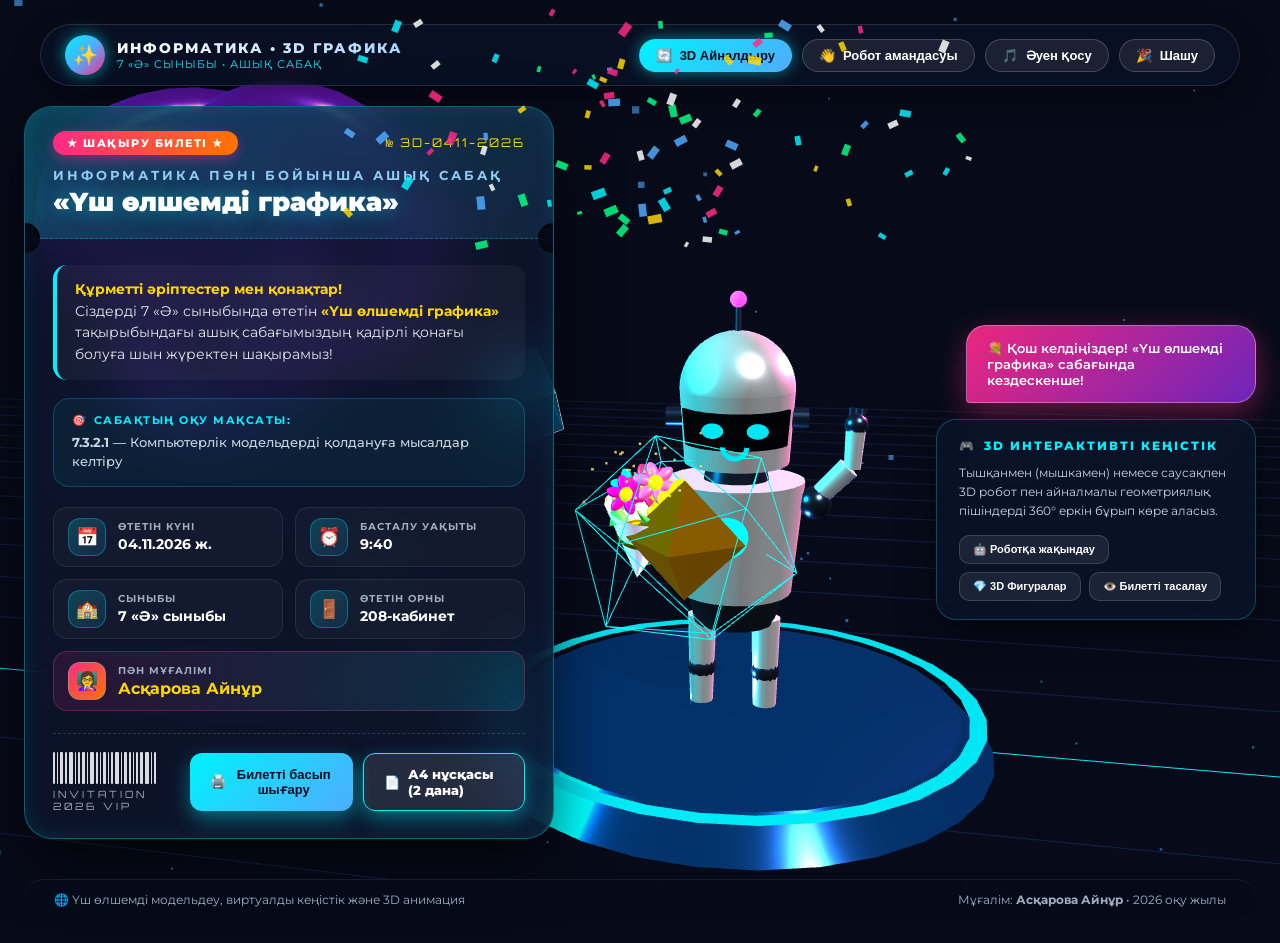
<file: сабакка шакыру/index.html>
<!DOCTYPE html>
<html lang="kk">
<head>
  <meta charset="UTF-8">
  <meta name="viewport" content="width=device-width, initial-scale=1.0">
  <title>Ашық сабаққа шақыру билеті | Үш өлшемді графика - 7 «Ә» сыныбы</title>
  <link rel="preconnect" href="https://fonts.googleapis.com">
  <link rel="preconnect" href="https://fonts.gstatic.com" crossorigin>
  <link href="https://fonts.googleapis.com/css2?family=Montserrat:wght@300;400;600;700;800;900&family=Orbitron:wght@500;700;900&display=swap" rel="stylesheet">
  
  <!-- Three.js and OrbitControls (local with CDN fallback) -->
  <script src="three.min.js"></script>
  <script>
    if (typeof THREE === 'undefined') {
      document.write('<script src="https://cdnjs.cloudflare.com/ajax/libs/three.js/r128/three.min.js"><\/script>');
    }
  </script>
  <script src="OrbitControls.js"></script>
  <script>
    if (typeof THREE.OrbitControls === 'undefined') {
      document.write('<script src="https://cdn.jsdelivr.net/npm/three@0.128.0/examples/js/controls/OrbitControls.js"><\/script>');
    }
  </script>

  <style>
    :root {
      --primary: #00f2fe;
      --secondary: #4facfe;
      --accent-gold: #ffd700;
      --accent-pink: #ff2a85;
      --bg-dark: #070b19;
      --card-bg: rgba(13, 22, 45, 0.85);
      --card-border: rgba(0, 242, 254, 0.35);
      --text-main: #ffffff;
      --text-muted: #a0aec0;
    }

    * {
      box-sizing: border-box;
      margin: 0;
      padding: 0;
      -webkit-font-smoothing: antialiased;
    }

    body {
      background-color: var(--bg-dark);
      color: var(--text-main);
      font-family: 'Montserrat', sans-serif;
      overflow-x: hidden;
      min-height: 100vh;
      position: relative;
    }

    #webgl-canvas {
      position: fixed;
      top: 0;
      left: 0;
      width: 100vw;
      height: 100vh;
      z-index: 1;
      display: block;
      cursor: grab;
    }

    #webgl-canvas:active {
      cursor: grabbing;
    }

    /* UI Overlay Layer */
    .ui-layer {
      position: relative;
      z-index: 10;
      pointer-events: none;
      min-height: 100vh;
      display: flex;
      flex-direction: column;
      justify-content: space-between;
      padding: 24px;
    }

    /* Top Navigation / Status bar */
    .header-bar {
      pointer-events: auto;
      display: flex;
      justify-content: space-between;
      align-items: center;
      background: rgba(10, 18, 38, 0.75);
      backdrop-filter: blur(16px);
      border: 1px solid rgba(255, 255, 255, 0.12);
      border-radius: 50px;
      padding: 10px 24px;
      box-shadow: 0 10px 30px rgba(0, 0, 0, 0.4);
      max-width: 1200px;
      margin: 0 auto;
      width: 100%;
    }

    .brand {
      display: flex;
      align-items: center;
      gap: 12px;
    }

    .brand-icon {
      width: 40px;
      height: 40px;
      border-radius: 50%;
      background: linear-gradient(135deg, #00f2fe, #4facfe, #ff2a85);
      display: flex;
      align-items: center;
      justify-content: center;
      font-size: 20px;
      box-shadow: 0 0 15px rgba(0, 242, 254, 0.6);
      animation: pulseGlow 3s infinite alternate;
    }

    @keyframes pulseGlow {
      0% { box-shadow: 0 0 10px rgba(0, 242, 254, 0.4); }
      100% { box-shadow: 0 0 25px rgba(255, 42, 133, 0.8); }
    }

    .brand-text h1 {
      font-size: 14px;
      font-weight: 800;
      letter-spacing: 2px;
      text-transform: uppercase;
      background: linear-gradient(90deg, #ffffff, #a8d5ff);
      -webkit-background-clip: text;
      -webkit-text-fill-color: transparent;
    }

    .brand-text p {
      font-size: 11px;
      color: var(--primary);
      letter-spacing: 1px;
    }

    .nav-controls {
      display: flex;
      align-items: center;
      gap: 10px;
    }

    .control-btn {
      background: rgba(255, 255, 255, 0.08);
      border: 1px solid rgba(255, 255, 255, 0.18);
      color: white;
      padding: 8px 16px;
      border-radius: 30px;
      font-size: 13px;
      font-weight: 600;
      cursor: pointer;
      transition: all 0.25s ease;
      display: inline-flex;
      align-items: center;
      gap: 8px;
    }

    .control-btn:hover {
      background: rgba(0, 242, 254, 0.25);
      border-color: var(--primary);
      transform: translateY(-2px);
      box-shadow: 0 5px 15px rgba(0, 242, 254, 0.3);
    }

    .control-btn.active {
      background: linear-gradient(135deg, #00f2fe, #4facfe);
      color: #070b19;
      border-color: transparent;
      box-shadow: 0 0 15px rgba(0, 242, 254, 0.5);
    }

    /* Main Container with Ticket & 3D hints */
    .main-content {
      pointer-events: none;
      display: grid;
      grid-template-columns: 530px 1fr;
      gap: 30px;
      align-items: center;
      max-width: 1400px;
      margin: 20px auto;
      width: 100%;
      flex: 1;
    }

    /* The VIP Invitation Ticket Card */
    .ticket-card {
      pointer-events: auto;
      background: var(--card-bg);
      backdrop-filter: blur(25px);
      border-radius: 28px;
      border: 1px solid var(--card-border);
      box-shadow: 0 25px 60px rgba(0, 0, 0, 0.6), inset 0 0 20px rgba(0, 242, 254, 0.1);
      position: relative;
      overflow: hidden;
      transition: transform 0.3s ease, box-shadow 0.3s ease;
      animation: cardEntrance 1s cubic-bezier(0.16, 1, 0.3, 1);
    }

    @keyframes cardEntrance {
      from {
        opacity: 0;
        transform: translateY(40px) scale(0.95);
      }
      to {
        opacity: 1;
        transform: translateY(0) scale(1);
      }
    }

    .ticket-card:hover {
      box-shadow: 0 30px 80px rgba(0, 242, 254, 0.25), inset 0 0 30px rgba(0, 242, 254, 0.2);
    }

    /* Ticket Header Banner */
    .ticket-header {
      background: linear-gradient(135deg, rgba(0, 242, 254, 0.2) 0%, rgba(79, 172, 254, 0.1) 100%);
      border-bottom: 1px dashed rgba(0, 242, 254, 0.3);
      padding: 24px 28px 20px;
      position: relative;
    }

    .ticket-notch-left, .ticket-notch-right {
      position: absolute;
      bottom: -15px;
      width: 30px;
      height: 30px;
      background: var(--bg-dark);
      border-radius: 50%;
      box-shadow: inset 0 0 10px rgba(0, 0, 0, 0.8);
    }
    .ticket-notch-left { left: -15px; }
    .ticket-notch-right { right: -15px; }

    .ticket-badge-row {
      display: flex;
      justify-content: space-between;
      align-items: center;
      margin-bottom: 12px;
    }

    .badge-pill {
      background: linear-gradient(90deg, #ff2a85, #ff7300);
      color: white;
      font-size: 11px;
      font-weight: 800;
      letter-spacing: 1.5px;
      text-transform: uppercase;
      padding: 5px 14px;
      border-radius: 20px;
      box-shadow: 0 4px 12px rgba(255, 42, 133, 0.4);
    }

    .ticket-code {
      font-family: 'Orbitron', monospace;
      font-size: 12px;
      color: var(--accent-gold);
      letter-spacing: 2px;
    }

    .ticket-title-area h2 {
      font-family: 'Montserrat', sans-serif;
      font-size: 13px;
      text-transform: uppercase;
      letter-spacing: 3px;
      color: #90cdf4;
      margin-bottom: 4px;
    }

    .ticket-title-area h3 {
      font-family: 'Montserrat', sans-serif;
      font-size: 26px;
      font-weight: 900;
      color: #ffffff;
      text-shadow: 0 0 20px rgba(0, 242, 254, 0.5);
      line-height: 1.2;
    }

    /* Ticket Body */
    .ticket-body {
      padding: 26px 28px;
    }

    .welcome-text {
      font-size: 13.5px;
      line-height: 1.6;
      color: #e2e8f0;
      margin-bottom: 18px;
      background: rgba(255, 255, 255, 0.04);
      padding: 14px 18px;
      border-radius: 14px;
      border-left: 4px solid var(--primary);
    }

    .welcome-text strong {
      color: var(--accent-gold);
    }

    /* Objective Box */
    .objective-box {
      background: rgba(0, 242, 254, 0.06);
      border: 1px solid rgba(0, 242, 254, 0.2);
      border-radius: 16px;
      padding: 14px 18px;
      margin-bottom: 20px;
    }

    .objective-label {
      font-size: 11px;
      text-transform: uppercase;
      letter-spacing: 1.5px;
      color: var(--primary);
      font-weight: 700;
      margin-bottom: 6px;
      display: flex;
      align-items: center;
      gap: 6px;
    }

    .objective-content {
      font-size: 13px;
      color: #cbd5e1;
      line-height: 1.5;
      font-weight: 500;
    }

    /* Info Grid */
    .info-grid {
      display: grid;
      grid-template-columns: 1fr 1fr;
      gap: 12px;
      margin-bottom: 22px;
    }

    .info-card {
      background: rgba(255, 255, 255, 0.03);
      border: 1px solid rgba(255, 255, 255, 0.08);
      border-radius: 14px;
      padding: 10px 14px;
      display: flex;
      align-items: center;
      gap: 12px;
      transition: all 0.2s ease;
    }

    .info-card:hover {
      background: rgba(0, 242, 254, 0.08);
      border-color: rgba(0, 242, 254, 0.3);
      transform: translateY(-2px);
    }

    .info-icon {
      width: 38px;
      height: 38px;
      border-radius: 12px;
      background: linear-gradient(135deg, rgba(0, 242, 254, 0.2), rgba(79, 172, 254, 0.1));
      border: 1px solid rgba(0, 242, 254, 0.3);
      display: flex;
      align-items: center;
      justify-content: center;
      font-size: 18px;
      flex-shrink: 0;
    }

    .info-detail h4 {
      font-size: 10px;
      color: var(--text-muted);
      text-transform: uppercase;
      letter-spacing: 1px;
      margin-bottom: 2px;
    }

    .info-detail p {
      font-size: 14px;
      font-weight: 700;
      color: white;
    }

    .teacher-card {
      grid-column: span 2;
      background: linear-gradient(90deg, rgba(255, 42, 133, 0.12), rgba(0, 242, 254, 0.12));
      border: 1px solid rgba(255, 42, 133, 0.3);
    }

    /* Ticket Footer with Barcode & Buttons */
    .ticket-footer {
      border-top: 1px dashed rgba(255, 255, 255, 0.15);
      padding-top: 18px;
      display: flex;
      justify-content: space-between;
      align-items: center;
    }

    .barcode-area {
      display: flex;
      flex-direction: column;
      gap: 4px;
    }

    .fake-barcode {
      display: flex;
      gap: 2px;
      height: 32px;
      align-items: stretch;
    }

    .bar {
      background: white;
      opacity: 0.85;
      border-radius: 1px;
    }

    .barcode-text {
      font-family: 'Orbitron', monospace;
      font-size: 10px;
      letter-spacing: 3px;
      color: var(--text-muted);
    }

    .ticket-actions {
      display: flex;
      gap: 10px;
    }

    .btn-print {
      background: linear-gradient(135deg, #00f2fe 0%, #4facfe 100%);
      color: #050d24;
      font-weight: 800;
      border: none;
      padding: 12px 20px;
      border-radius: 12px;
      cursor: pointer;
      font-size: 13px;
      display: flex;
      align-items: center;
      gap: 8px;
      box-shadow: 0 8px 20px rgba(0, 242, 254, 0.4);
      transition: all 0.25s ease;
    }

    .btn-print:hover {
      transform: translateY(-2px) scale(1.03);
      box-shadow: 0 12px 28px rgba(0, 242, 254, 0.6);
    }

    /* Interactive 3D HUD / Floating Help on Right */
    .scene-hud {
      pointer-events: auto;
      display: flex;
      flex-direction: column;
      align-items: flex-end;
      gap: 16px;
    }

    .hud-box {
      background: rgba(10, 20, 42, 0.75);
      backdrop-filter: blur(16px);
      border: 1px solid rgba(0, 242, 254, 0.25);
      border-radius: 20px;
      padding: 18px 22px;
      max-width: 320px;
      box-shadow: 0 15px 35px rgba(0, 0, 0, 0.5);
    }

    .hud-title {
      font-size: 12px;
      text-transform: uppercase;
      letter-spacing: 2px;
      color: var(--primary);
      font-weight: 800;
      margin-bottom: 10px;
      display: flex;
      align-items: center;
      gap: 8px;
    }

    .hud-desc {
      font-size: 12px;
      color: #cbd5e1;
      line-height: 1.6;
      margin-bottom: 14px;
    }

    .hud-button-group {
      display: flex;
      flex-wrap: wrap;
      gap: 8px;
    }

    .mini-btn {
      background: rgba(255, 255, 255, 0.08);
      border: 1px solid rgba(255, 255, 255, 0.15);
      color: white;
      padding: 7px 13px;
      border-radius: 10px;
      font-size: 11px;
      font-weight: 600;
      cursor: pointer;
      transition: all 0.2s ease;
      display: inline-flex;
      align-items: center;
      gap: 6px;
    }

    .mini-btn:hover {
      background: rgba(0, 242, 254, 0.25);
      border-color: var(--primary);
      transform: translateY(-2px);
    }

    /* Speech Bubble for Robot */
    .robot-speech-bubble {
      pointer-events: auto;
      background: linear-gradient(135deg, rgba(255, 42, 133, 0.92), rgba(120, 40, 200, 0.92));
      color: white;
      padding: 14px 20px;
      border-radius: 20px;
      border-bottom-left-radius: 4px;
      font-size: 13px;
      font-weight: 600;
      max-width: 290px;
      box-shadow: 0 10px 30px rgba(255, 42, 133, 0.4);
      animation: floatBubble 3s ease-in-out infinite alternate;
      border: 1px solid rgba(255, 255, 255, 0.3);
    }

    @keyframes floatBubble {
      0% { transform: translateY(0px); }
      100% { transform: translateY(-8px); }
    }

    /* Bottom Info Status Bar */
    .footer-bar {
      pointer-events: auto;
      display: flex;
      justify-content: space-between;
      align-items: center;
      background: rgba(7, 11, 25, 0.85);
      backdrop-filter: blur(12px);
      border-top: 1px solid rgba(255, 255, 255, 0.08);
      padding: 12px 30px;
      font-size: 12px;
      color: var(--text-muted);
      border-radius: 20px;
      margin-top: 20px;
    }

    /* Confetti Canvas */
    #confetti-canvas {
      position: fixed;
      top: 0;
      left: 0;
      width: 100vw;
      height: 100vh;
      pointer-events: none;
      z-index: 50;
    }

    /* Printable Ticket Styles */
    @media print {
      body {
        background: white !important;
        color: black !important;
      }

      #webgl-canvas, .ui-layer .header-bar, .scene-hud, .footer-bar, #confetti-canvas, .btn-print, .nav-controls {
        display: none !important;
      }

      .ui-layer {
        padding: 0 !important;
        display: block !important;
      }

      .main-content {
        display: block !important;
        max-width: 100% !important;
        margin: 0 !important;
      }

      .ticket-card {
        background: white !important;
        color: black !important;
        border: 2px solid #000 !important;
        box-shadow: none !important;
        page-break-inside: avoid;
        width: 100% !important;
        max-width: 650px !important;
        margin: 20px auto !important;
        border-radius: 16px !important;
      }

      .ticket-header {
        background: #f0f4f8 !important;
        border-bottom: 2px dashed #333 !important;
      }

      .badge-pill {
        background: #333 !important;
        color: #fff !important;
        box-shadow: none !important;
      }

      .ticket-code {
        color: #111 !important;
      }

      .ticket-title-area h2 {
        color: #333 !important;
      }

      .ticket-title-area h3 {
        color: #000 !important;
        text-shadow: none !important;
      }

      .welcome-text {
        background: #f8fafc !important;
        color: #111 !important;
        border-left: 4px solid #0056b3 !important;
      }

      .welcome-text strong {
        color: #0056b3 !important;
      }

      .objective-box {
        background: #f1f5f9 !important;
        border: 1px solid #cbd5e1 !important;
        color: #000 !important;
      }

      .objective-label {
        color: #0056b3 !important;
      }

      .objective-content {
        color: #222 !important;
      }

      .info-card {
        background: #f8fafc !important;
        border: 1px solid #cbd5e1 !important;
      }

      .info-detail h4 {
        color: #555 !important;
      }

      .info-detail p {
        color: #000 !important;
      }

      .teacher-card {
        background: #f0fdf4 !important;
        border: 1px solid #86efac !important;
      }

      .teacher-card .info-detail p {
        color: #166534 !important;
      }

      .fake-barcode .bar {
        background: #000 !important;
      }

      .ticket-notch-left, .ticket-notch-right {
        display: none !important;
      }
    }

    /* Mobile Responsive */
    @media (max-width: 1024px) {
      .main-content {
        grid-template-columns: 1fr;
      }
      .scene-hud {
        align-items: center;
      }
      .hud-box {
        max-width: 100%;
      }
    }
  </style>
</head>
<body>

  <!-- WebGL 3D Canvas -->
  <canvas id="webgl-canvas"></canvas>

  <!-- Confetti particle Canvas -->
  <canvas id="confetti-canvas"></canvas>

  <!-- UI Overlay -->
  <div class="ui-layer">
    
    <!-- Top Header -->
    <header class="header-bar">
      <div class="brand">
        <div class="brand-icon">✨</div>
        <div class="brand-text">
          <h1>ИНФОРМАТИКА • 3D ГРАФИКА</h1>
          <p>7 «Ә» СЫНЫБЫ • АШЫҚ САБАҚ</p>
        </div>
      </div>
      <div class="nav-controls">
        <button class="control-btn" id="btn-toggle-cam">
          <span>🔄</span> 3D Айналдыру
        </button>
        <button class="control-btn" id="btn-wave">
          <span>👋</span> Робот амандасуы
        </button>
        <button class="control-btn" id="btn-music">
          <span>🎵</span> Әуен қосу
        </button>
        <button class="control-btn" id="btn-confetti">
          <span>🎉</span> Шашу
        </button>
      </div>
    </header>

    <!-- Main Content Area -->
    <main class="main-content">
      
      <!-- VIP Invitation Ticket Card -->
      <section class="ticket-card" id="ticket">
        <div class="ticket-header">
          <div class="ticket-notch-left"></div>
          <div class="ticket-notch-right"></div>
          
          <div class="ticket-badge-row">
            <span class="badge-pill">★ ШАҚЫРУ БИЛЕТІ ★</span>
            <span class="ticket-code">№ 3D-0411-2026</span>
          </div>

          <div class="ticket-title-area">
            <h2>Информатика пәні бойынша ашық сабақ</h2>
            <h3>«Үш өлшемді графика»</h3>
          </div>
        </div>

        <div class="ticket-body">
          <div class="welcome-text">
            <strong>Құрметті әріптестер мен қонақтар!</strong><br>
            Сіздерді 7 «Ә» сыныбында өтетін <strong>«Үш өлшемді графика»</strong> тақырыбындағы ашық сабағымыздың қадірлі қонағы болуға шын жүректен шақырамыз!
          </div>

          <!-- Objective Box -->
          <div class="objective-box">
            <div class="objective-label">
              <span>🎯</span> Сабақтың оқу мақсаты:
            </div>
            <div class="objective-content">
              <strong>7.3.2.1</strong> — Компьютерлік модельдерді қолдануға мысалдар келтіру
            </div>
          </div>

          <!-- Info Grid -->
          <div class="info-grid">
            <div class="info-card">
              <div class="info-icon">📅</div>
              <div class="info-detail">
                <h4>Өтетін күні</h4>
                <p>04.11.2026 ж.</p>
              </div>
            </div>

            <div class="info-card">
              <div class="info-icon">⏰</div>
              <div class="info-detail">
                <h4>Басталу уақыты</h4>
                <p>9:40</p>
              </div>
            </div>

            <div class="info-card">
              <div class="info-icon">🏫</div>
              <div class="info-detail">
                <h4>Сыныбы</h4>
                <p>7 «Ә» сыныбы</p>
              </div>
            </div>

            <div class="info-card">
              <div class="info-icon">🚪</div>
              <div class="info-detail">
                <h4>Өтетін орны</h4>
                <p>208-кабинет</p>
              </div>
            </div>

            <div class="info-card teacher-card">
              <div class="info-icon" style="background: linear-gradient(135deg,#ff2a85,#ff7300);">👩‍🏫</div>
              <div class="info-detail">
                <h4>Пән мұғалімі</h4>
                <p style="color: #ffd700; font-size: 16px;">Асқарова Айнұр</p>
              </div>
            </div>
          </div>

          <!-- Ticket Footer -->
          <div class="ticket-footer">
            <div class="barcode-area">
              <div class="fake-barcode" id="barcode"></div>
              <div class="barcode-text">INVITATION 2026 VIP</div>
            </div>

            <div class="ticket-actions">
              <button class="btn-print" onclick="window.print()">
                <span>🖨️</span> Билетті басып шығару
              </button>
              <a href="ticket_print.html" class="btn-print" style="background: rgba(255,255,255,0.1); border: 1px solid var(--primary); color: white; text-decoration: none;">
                <span>📄</span> А4 нұсқасы (2 дана)
              </a>
            </div>
          </div>
        </div>
      </section>

      <!-- Right HUD with Robot Message and 3D Controls -->
      <section class="scene-hud">
        
        <div class="robot-speech-bubble" id="speech-bubble">
          💐 Сәлеметсіздер ме! Мен гүл шоғымен Сіздерді 3D графика әлеміне шақырамын!
        </div>

        <div class="hud-box">
          <div class="hud-title">
            <span>🎮</span> 3D Интерактивті кеңістік
          </div>
          <div class="hud-desc">
            Тышқанмен (мышкамен) немесе саусақпен 3D робот пен айналмалы геометриялық пішіндерді 360° еркін бұрып көре аласыз.
          </div>
          <div class="hud-button-group">
            <button class="mini-btn" id="btn-focus-robot">🤖 Роботқа жақындау</button>
            <button class="mini-btn" id="btn-focus-shapes">💎 3D Фигуралар</button>
            <button class="mini-btn" id="btn-toggle-ticket">👁️ Билетті тасалау</button>
          </div>
        </div>

      </section>

    </main>

    <!-- Bottom Footer -->
    <footer class="footer-bar">
      <div>🌐 Үш өлшемді модельдеу, виртуалды кеңістік және 3D анимация</div>
      <div>Мұғалім: <strong>Асқарова Айнұр</strong> • 2026 оқу жылы</div>
    </footer>

  </div>

  <!-- Three.js 3D Interactive Scene Script -->
  <script>
    // Build Fake Barcode Lines
    (function createBarcode() {
      const container = document.getElementById('barcode');
      const widths = [2, 1, 3, 2, 4, 1, 2, 3, 1, 4, 2, 1, 3, 1, 2, 4, 1, 3, 2, 1, 2, 3, 4, 1, 2];
      widths.forEach(w => {
        const bar = document.createElement('div');
        bar.className = 'bar';
        bar.style.width = w + 'px';
        container.appendChild(bar);
      });
    })();

    // Setup WebGL Scene
    const canvas = document.getElementById('webgl-canvas');
    const renderer = new THREE.WebGLRenderer({ canvas, antialias: true, alpha: true });
    renderer.setPixelRatio(Math.min(window.devicePixelRatio, 2));
    renderer.setSize(window.innerWidth, window.innerHeight);
    renderer.shadowMap.enabled = true;
    renderer.shadowMap.type = THREE.PCFSoftShadowMap;

    const scene = new THREE.Scene();
    scene.fog = new THREE.FogExp2(0x070b19, 0.035);

    const camera = new THREE.PerspectiveCamera(45, window.innerWidth / window.innerHeight, 0.1, 100);
    camera.position.set(2.5, 1.8, 6.5);

    const controls = new THREE.OrbitControls(camera, renderer.domElement);
    controls.enableDamping = true;
    controls.dampingFactor = 0.05;
    controls.maxDistance = 14;
    controls.minDistance = 2.5;
    controls.maxPolarAngle = Math.PI / 2 + 0.1; // don't go below floor
    controls.target.set(1.2, 0.6, 0);

    // Resize Handler
    window.addEventListener('resize', () => {
      camera.aspect = window.innerWidth / window.innerHeight;
      camera.updateProjectionMatrix();
      renderer.setSize(window.innerWidth, window.innerHeight);
    });

    // Lights
    const ambientLight = new THREE.AmbientLight(0xffffff, 0.7);
    scene.add(ambientLight);

    const dirLight = new THREE.DirectionalLight(0xffffff, 1.2);
    dirLight.position.set(5, 8, 5);
    dirLight.castShadow = true;
    scene.add(dirLight);

    // Cyber Cyan and Pink Rim lights
    const cyanLight = new THREE.PointLight(0x00f2fe, 3, 15);
    cyanLight.position.set(-4, 3, 2);
    scene.add(cyanLight);

    const pinkLight = new THREE.PointLight(0xff2a85, 3, 15);
    pinkLight.position.set(4, 2, -2);
    scene.add(pinkLight);

    const floorGlow = new THREE.PointLight(0x4facfe, 2, 8);
    floorGlow.position.set(1.5, -1, 0);
    scene.add(floorGlow);

    // Cyber Grid Floor
    const gridHelper = new THREE.GridHelper(30, 30, 0x00f2fe, 0x162347);
    gridHelper.position.y = -1.2;
    scene.add(gridHelper);

    // Glowing Cyber Platform for Robot
    const platformGeo = new THREE.CylinderGeometry(1.4, 1.6, 0.2, 32);
    const platformMat = new THREE.MeshStandardMaterial({
      color: 0x0d1c38,
      metalness: 0.9,
      roughness: 0.2,
      emissive: 0x002c5c
    });
    const platform = new THREE.Mesh(platformGeo, platformMat);
    platform.position.set(1.8, -1.1, 0);
    platform.receiveShadow = true;
    scene.add(platform);

    const ringGeo = new THREE.RingGeometry(1.45, 1.55, 32);
    const ringMat = new THREE.MeshBasicMaterial({ color: 0x00f2fe, side: THREE.DoubleSide });
    const ring = new THREE.Mesh(ringGeo, ringMat);
    ring.rotation.x = Math.PI / 2;
    ring.position.set(1.8, -0.99, 0);
    scene.add(ring);

    // ==========================================
    // 3D GEOMETRIC SHAPES (Үш өлшемді графика)
    // ==========================================
    const shapesGroup = new THREE.Group();
    scene.add(shapesGroup);

    // 1. Torus Knot (Holographic / Metallic)
    const knotGeo = new THREE.TorusKnotGeometry(0.5, 0.16, 100, 16);
    const knotMat = new THREE.MeshStandardMaterial({
      color: 0x9b51e0,
      metalness: 0.85,
      roughness: 0.15,
      emissive: 0x3a0078
    });
    const torusKnot = new THREE.Mesh(knotGeo, knotMat);
    torusKnot.position.set(-1.8, 1.8, -1);
    torusKnot.castShadow = true;
    shapesGroup.add(torusKnot);

    // 2. Wireframe Icosahedron
    const icosaGeo = new THREE.IcosahedronGeometry(0.65, 0);
    const icosaMat = new THREE.MeshStandardMaterial({
      color: 0x00f2fe,
      wireframe: true,
      wireframeLinewidth: 2,
      emissive: 0x0088aa
    });
    const icosahedron = new THREE.Mesh(icosaGeo, icosaMat);
    icosahedron.position.set(-1.2, 0.2, 1.2);
    shapesGroup.add(icosahedron);

    // 2b. Solid crystal inside icosahedron
    const innerCrystalGeo = new THREE.OctahedronGeometry(0.35, 0);
    const innerCrystalMat = new THREE.MeshStandardMaterial({
      color: 0xffd700,
      metalness: 0.9,
      roughness: 0.1,
      emissive: 0x553300
    });
    const innerCrystal = new THREE.Mesh(innerCrystalGeo, innerCrystalMat);
    innerCrystal.position.copy(icosahedron.position);
    shapesGroup.add(innerCrystal);

    // 3. Rotating 3D Coordinate System Grid (X, Y, Z axes with glowing arrows)
    const axesGroup = new THREE.Group();
    axesGroup.position.set(-1.6, -0.4, -0.5);
    const axisLen = 0.8;
    
    // X - Red
    const arrowX = new THREE.ArrowHelper(new THREE.Vector3(1, 0, 0), new THREE.Vector3(0, 0, 0), axisLen, 0xff3366, 0.2, 0.1);
    // Y - Green
    const arrowY = new THREE.ArrowHelper(new THREE.Vector3(0, 1, 0), new THREE.Vector3(0, 0, 0), axisLen, 0x00ff88, 0.2, 0.1);
    // Z - Blue
    const arrowZ = new THREE.ArrowHelper(new THREE.Vector3(0, 0, 1), new THREE.Vector3(0, 0, 0), axisLen, 0x00f2fe, 0.2, 0.1);
    axesGroup.add(arrowX, arrowY, arrowZ);
    shapesGroup.add(axesGroup);

    // 4. Floating Holographic Rings
    const holoRing1Geo = new THREE.TorusGeometry(0.7, 0.02, 16, 100);
    const holoRingMat = new THREE.MeshBasicMaterial({ color: 0x00f2fe, transparent: true, opacity: 0.7 });
    const holoRing1 = new THREE.Mesh(holoRing1Geo, holoRingMat);
    holoRing1.position.set(3.8, 2.0, -1.5);
    shapesGroup.add(holoRing1);

    const holoRing2Geo = new THREE.TorusGeometry(0.5, 0.02, 16, 100);
    const holoRing2Mat = new THREE.MeshBasicMaterial({ color: 0xff2a85, transparent: true, opacity: 0.7 });
    const holoRing2 = new THREE.Mesh(holoRing2Geo, holoRing2Mat);
    holoRing2.position.set(3.8, 2.0, -1.5);
    shapesGroup.add(holoRing2);

    // 5. Floating Cube with faceted edges
    const boxGeo = new THREE.BoxGeometry(0.6, 0.6, 0.6);
    const boxMat = new THREE.MeshStandardMaterial({
      color: 0x00f2fe,
      metalness: 0.7,
      roughness: 0.2,
      transparent: true,
      opacity: 0.85
    });
    const floatingBox = new THREE.Mesh(boxGeo, boxMat);
    floatingBox.position.set(3.6, 0.4, 0.8);
    shapesGroup.add(floatingBox);

    const boxEdges = new THREE.LineSegments(
      new THREE.EdgesGeometry(boxGeo),
      new THREE.LineBasicMaterial({ color: 0xffffff, linewidth: 2 })
    );
    floatingBox.add(boxEdges);


    // ==========================================
    // 3D ROBOT WITH BOUQUET OF FLOWERS
    // ==========================================
    const robotGroup = new THREE.Group();
    robotGroup.position.set(1.8, -0.2, 0);
    scene.add(robotGroup);

    // Robot Materials
    const bodyWhiteMat = new THREE.MeshStandardMaterial({
      color: 0xf0f4f8,
      metalness: 0.6,
      roughness: 0.25
    });
    const bodyMetalMat = new THREE.MeshStandardMaterial({
      color: 0x22324d,
      metalness: 0.8,
      roughness: 0.3
    });
    const cyanGlowMat = new THREE.MeshStandardMaterial({
      color: 0x00f2fe,
      emissive: 0x00f2fe,
      emissiveIntensity: 0.9,
      roughness: 0.2
    });
    const darkVisorMat = new THREE.MeshStandardMaterial({
      color: 0x070c1a,
      metalness: 0.9,
      roughness: 0.1
    });

    // 1. Robot Torus/Pelvis Base
    const pelvisGeo = new THREE.CylinderGeometry(0.3, 0.25, 0.2, 16);
    const pelvis = new THREE.Mesh(pelvisGeo, bodyMetalMat);
    pelvis.position.y = -0.15;
    robotGroup.add(pelvis);

    // 2. Robot Torso
    const torsoGeo = new THREE.CylinderGeometry(0.42, 0.35, 0.7, 24);
    const torso = new THREE.Mesh(torsoGeo, bodyWhiteMat);
    torso.position.y = 0.3;
    torso.castShadow = true;
    robotGroup.add(torso);

    // Glowing Chest Core (Heart / Lesson Emblem)
    const chestCoreGeo = new THREE.CylinderGeometry(0.12, 0.12, 0.05, 16);
    const chestCore = new THREE.Mesh(chestCoreGeo, cyanGlowMat);
    chestCore.rotation.x = Math.PI / 2;
    chestCore.position.set(0, 0.38, 0.4);
    robotGroup.add(chestCore);

    // Collar / Neck
    const neckGeo = new THREE.CylinderGeometry(0.18, 0.2, 0.1, 16);
    const neck = new THREE.Mesh(neckGeo, bodyMetalMat);
    neck.position.y = 0.7;
    robotGroup.add(neck);

    // 3. Robot Head
    const headGroup = new THREE.Group();
    headGroup.position.y = 0.98;
    robotGroup.add(headGroup);

    // Head Base (Rounded Box / Cylinder)
    const headGeo = new THREE.CylinderGeometry(0.35, 0.32, 0.45, 24);
    const headMesh = new THREE.Mesh(headGeo, bodyWhiteMat);
    headMesh.castShadow = true;
    headGroup.add(headMesh);

    // Head Top Cap (Sphere Dome)
    const domeGeo = new THREE.SphereGeometry(0.35, 24, 16, 0, Math.PI * 2, 0, Math.PI * 0.5);
    const domeMesh = new THREE.Mesh(domeGeo, bodyWhiteMat);
    domeMesh.position.y = 0.225;
    headGroup.add(domeMesh);

    // Visor Screen (Dark Curved Visor)
    const visorGeo = new THREE.CylinderGeometry(0.36, 0.34, 0.22, 24, 1, false, -Math.PI * 0.35, Math.PI * 0.7);
    const visorMesh = new THREE.Mesh(visorGeo, darkVisorMat);
    visorMesh.position.set(0, 0.02, 0);
    headGroup.add(visorMesh);

    // Cute Glowing Blue Eyes
    const eyeGeo = new THREE.SphereGeometry(0.065, 16, 16);
    const eyeMat = new THREE.MeshBasicMaterial({ color: 0x00f2fe });
    
    const leftEye = new THREE.Mesh(eyeGeo, eyeMat);
    leftEye.position.set(-0.13, 0.03, 0.34);
    leftEye.scale.set(1, 0.7, 0.4);
    headGroup.add(leftEye);

    const rightEye = new THREE.Mesh(eyeGeo, eyeMat);
    rightEye.position.set(0.13, 0.03, 0.34);
    rightEye.scale.set(1, 0.7, 0.4);
    headGroup.add(rightEye);

    // Friendly Smile (Torus curve)
    const smileGeo = new THREE.TorusGeometry(0.07, 0.015, 8, 16, Math.PI);
    const smileMat = new THREE.MeshBasicMaterial({ color: 0x00f2fe });
    const smile = new THREE.Mesh(smileGeo, smileMat);
    smile.rotation.z = Math.PI;
    smile.position.set(0, -0.06, 0.35);
    headGroup.add(smile);

    // Robot Antennas on ears
    const earGeo = new THREE.CylinderGeometry(0.06, 0.06, 0.1, 12);
    const earLeft = new THREE.Mesh(earGeo, bodyMetalMat);
    earLeft.rotation.z = Math.PI / 2;
    earLeft.position.set(-0.38, 0.05, 0);
    headGroup.add(earLeft);

    const earRight = earLeft.clone();
    earRight.position.x = 0.38;
    headGroup.add(earRight);

    // Antenna on top
    const antennaStemGeo = new THREE.CylinderGeometry(0.015, 0.02, 0.2, 8);
    const antennaStem = new THREE.Mesh(antennaStemGeo, bodyMetalMat);
    antennaStem.position.y = 0.65;
    headGroup.add(antennaStem);

    const antennaBallGeo = new THREE.SphereGeometry(0.05, 16, 16);
    const antennaBallMat = new THREE.MeshStandardMaterial({
      color: 0xff2a85,
      emissive: 0xff2a85,
      emissiveIntensity: 0.9
    });
    const antennaBall = new THREE.Mesh(antennaBallGeo, antennaBallMat);
    antennaBall.position.y = 0.76;
    headGroup.add(antennaBall);

    // 4. Robot Legs
    function createLeg(xOffset) {
      const legGroup = new THREE.Group();
      legGroup.position.set(xOffset, -0.25, 0);

      // Thigh
      const thighGeo = new THREE.CylinderGeometry(0.09, 0.08, 0.35, 16);
      const thigh = new THREE.Mesh(thighGeo, bodyWhiteMat);
      thigh.position.y = -0.15;
      legGroup.add(thigh);

      // Knee Joint
      const kneeGeo = new THREE.SphereGeometry(0.09, 12, 12);
      const knee = new THREE.Mesh(kneeGeo, bodyMetalMat);
      knee.position.y = -0.32;
      legGroup.add(knee);

      // Shin
      const shinGeo = new THREE.CylinderGeometry(0.08, 0.07, 0.35, 16);
      const shin = new THREE.Mesh(shinGeo, bodyWhiteMat);
      shin.position.y = -0.5;
      legGroup.add(shin);

      // Foot / Boot
      const footGeo = new THREE.BoxGeometry(0.18, 0.12, 0.28);
      const foot = new THREE.Mesh(footGeo, bodyMetalMat);
      foot.position.set(0, -0.7, 0.05);
      legGroup.add(foot);

      return legGroup;
    }

    const leftLeg = createLeg(-0.2);
    const rightLeg = createLeg(0.2);
    robotGroup.add(leftLeg, rightLeg);

    // 5. Right Arm (Waving Arm)
    const rightArmPivot = new THREE.Group();
    rightArmPivot.position.set(0.48, 0.52, 0); // right shoulder
    robotGroup.add(rightArmPivot);

    const shoulderJointR = new THREE.Mesh(new THREE.SphereGeometry(0.1, 12, 12), bodyMetalMat);
    rightArmPivot.add(shoulderJointR);

    // Upper arm
    const upperArmR = new THREE.Mesh(new THREE.CylinderGeometry(0.07, 0.06, 0.28, 12), bodyWhiteMat);
    upperArmR.position.set(0.1, 0.12, 0);
    upperArmR.rotation.z = -Math.PI / 4;
    rightArmPivot.add(upperArmR);

    // Forearm & Hand Pivot for Waving
    const rightForearmPivot = new THREE.Group();
    rightForearmPivot.position.set(0.22, 0.22, 0);
    rightArmPivot.add(rightForearmPivot);

    const forearmR = new THREE.Mesh(new THREE.CylinderGeometry(0.06, 0.05, 0.25, 12), bodyWhiteMat);
    forearmR.position.y = 0.12;
    rightForearmPivot.add(forearmR);

    const handR = new THREE.Mesh(new THREE.SphereGeometry(0.07, 12, 12), bodyMetalMat);
    handR.position.y = 0.26;
    rightForearmPivot.add(handR);

    // Cute fingers
    for (let f = -1; f <= 1; f++) {
      const finger = new THREE.Mesh(new THREE.CylinderGeometry(0.015, 0.015, 0.08, 8), bodyMetalMat);
      finger.position.set(f * 0.035, 0.32, 0);
      rightForearmPivot.add(finger);
    }

    // 6. Left Arm (Holding the Bouquet of Flowers)
    const leftArmPivot = new THREE.Group();
    leftArmPivot.position.set(-0.46, 0.52, 0);
    robotGroup.add(leftArmPivot);

    const shoulderJointL = new THREE.Mesh(new THREE.SphereGeometry(0.1, 12, 12), bodyMetalMat);
    leftArmPivot.add(shoulderJointL);

    const upperArmL = new THREE.Mesh(new THREE.CylinderGeometry(0.07, 0.06, 0.3, 12), bodyWhiteMat);
    upperArmL.position.set(-0.06, -0.15, 0.08);
    upperArmL.rotation.x = -Math.PI / 6;
    upperArmL.rotation.z = 0.2;
    leftArmPivot.add(upperArmL);

    const forearmL = new THREE.Mesh(new THREE.CylinderGeometry(0.06, 0.055, 0.28, 12), bodyWhiteMat);
    forearmL.position.set(-0.05, -0.22, 0.22);
    forearmL.rotation.x = -Math.PI / 3;
    leftArmPivot.add(forearmL);

    const handL = new THREE.Mesh(new THREE.SphereGeometry(0.07, 12, 12), bodyMetalMat);
    handL.position.set(-0.04, -0.16, 0.38);
    leftArmPivot.add(handL);

    // ==========================================
    // 3D BOUQUET OF FLOWERS (Гүл шоғы)
    // ==========================================
    const bouquetGroup = new THREE.Group();
    bouquetGroup.position.set(-0.04, -0.1, 0.42);
    bouquetGroup.rotation.x = 0.2;
    bouquetGroup.rotation.z = -0.15;
    leftArmPivot.add(bouquetGroup);

    // Wrapping Cone Paper (Pastel Pink / Golden Trim)
    const coneGeo = new THREE.ConeGeometry(0.24, 0.5, 16, 1, true);
    const coneMat = new THREE.MeshStandardMaterial({
      color: 0xffd1dc,
      roughness: 0.5,
      metalness: 0.1,
      side: THREE.DoubleSide
    });
    const wrapperCone = new THREE.Mesh(coneGeo, coneMat);
    wrapperCone.rotation.x = Math.PI; // point downwards
    wrapperCone.position.y = -0.1;
    bouquetGroup.add(wrapperCone);

    // Golden Ribbon
    const ribbonGeo = new THREE.TorusGeometry(0.12, 0.03, 8, 24);
    const ribbonMat = new THREE.MeshStandardMaterial({
      color: 0xffd700,
      metalness: 0.8,
      roughness: 0.2
    });
    const ribbon = new THREE.Mesh(ribbonGeo, ribbonMat);
    ribbon.position.y = -0.05;
    ribbon.rotation.x = Math.PI / 2;
    bouquetGroup.add(ribbon);

    // Green Stems & Leaves
    const stemMat = new THREE.MeshStandardMaterial({ color: 0x2e7d32, roughness: 0.6 });
    const leafGeo = new THREE.ConeGeometry(0.06, 0.18, 4);
    leafGeo.scale(1, 1, 0.3);

    for (let i = 0; i < 5; i++) {
      const angle = (i / 5) * Math.PI * 2;
      const leaf = new THREE.Mesh(leafGeo, stemMat);
      leaf.position.set(Math.cos(angle) * 0.18, 0.15, Math.sin(angle) * 0.18);
      leaf.rotation.x = Math.cos(angle) * 0.8;
      leaf.rotation.z = Math.sin(angle) * 0.8;
      bouquetGroup.add(leaf);
    }

    // Flower creation helper
    function createFlower(colorHex, size = 1) {
      const flower = new THREE.Group();
      
      // Center disc
      const discGeo = new THREE.SphereGeometry(0.045 * size, 8, 8);
      const discMat = new THREE.MeshStandardMaterial({ color: 0xffe600, roughness: 0.3 });
      const disc = new THREE.Mesh(discGeo, discMat);
      flower.add(disc);

      // Petals
      const petalMat = new THREE.MeshStandardMaterial({
        color: colorHex,
        roughness: 0.35,
        metalness: 0.15
      });
      const numPetals = 6;
      for (let p = 0; p < numPetals; p++) {
        const pAngle = (p / numPetals) * Math.PI * 2;
        const petalGeo = new THREE.SphereGeometry(0.04 * size, 8, 8);
        petalGeo.scale(0.8, 1.4, 0.4);
        const petal = new THREE.Mesh(petalGeo, petalMat);
        petal.position.set(Math.cos(pAngle) * 0.065 * size, Math.sin(pAngle) * 0.065 * size, 0);
        petal.rotation.z = pAngle + Math.PI / 2;
        flower.add(petal);
      }
      return flower;
    }

    // Add vibrant flowers to bouquet
    const flowersData = [
      { color: 0xff1744, x: 0, y: 0.28, z: 0, s: 1.2 },        // Bright Red Rose in center
      { color: 0xff007f, x: -0.1, y: 0.24, z: 0.08, s: 1.0 },   // Pink
      { color: 0xff9100, x: 0.11, y: 0.25, z: 0.06, s: 1.05 },  // Orange
      { color: 0xd500f9, x: 0.0, y: 0.26, z: -0.1, s: 1.0 },    // Purple
      { color: 0x00e5ff, x: -0.12, y: 0.22, z: -0.06, s: 0.95 },// Cyber Cyan Tulip
      { color: 0xffea00, x: 0.12, y: 0.22, z: -0.07, s: 1.0 },  // Golden Yellow
      { color: 0xff4081, x: 0.05, y: 0.32, z: 0.02, s: 1.1 }    // Top Pink Rose
    ];

    flowersData.forEach(data => {
      const fl = createFlower(data.color, data.s);
      fl.position.set(data.x, data.y, data.z);
      fl.rotation.x = -Math.PI / 4 + (Math.random() - 0.5) * 0.4;
      fl.rotation.y = (Math.random() - 0.5) * 0.4;
      bouquetGroup.add(fl);
    });

    // Magic pollen particles floating around bouquet
    const pollenCount = 35;
    const pollenGeo = new THREE.BufferGeometry();
    const pollenPos = new Float32Array(pollenCount * 3);
    for (let i = 0; i < pollenCount * 3; i += 3) {
      pollenPos[i] = (Math.random() - 0.5) * 0.6;
      pollenPos[i + 1] = 0.2 + Math.random() * 0.4;
      pollenPos[i + 2] = (Math.random() - 0.5) * 0.6;
    }
    pollenGeo.setAttribute('position', new THREE.BufferAttribute(pollenPos, 3));
    const pollenMat = new THREE.PointsMaterial({
      color: 0xfff077,
      size: 0.035,
      transparent: true,
      opacity: 0.85
    });
    const pollen = new THREE.Points(pollenGeo, pollenMat);
    bouquetGroup.add(pollen);

    // Ambient Cosmic Floating Dust Particles
    const dustCount = 200;
    const dustGeo = new THREE.BufferGeometry();
    const dustPos = new Float32Array(dustCount * 3);
    for (let i = 0; i < dustCount * 3; i += 3) {
      dustPos[i] = (Math.random() - 0.5) * 16;
      dustPos[i + 1] = (Math.random() - 0.5) * 10;
      dustPos[i + 2] = (Math.random() - 0.5) * 12;
    }
    dustGeo.setAttribute('position', new THREE.BufferAttribute(dustPos, 3));
    const dustMat = new THREE.PointsMaterial({
      color: 0x4facfe,
      size: 0.05,
      transparent: true,
      opacity: 0.6
    });
    const dust = new THREE.Points(dustGeo, dustMat);
    scene.add(dust);

    // ==========================================
    // INTERACTION & ANIMATION LOOP
    // ==========================================
    let isAutoRotating = true;
    let waveActive = false;
    let waveStartTime = 0;

    // Button: Toggle Camera Auto-rotation
    const btnToggleCam = document.getElementById('btn-toggle-cam');
    btnToggleCam.addEventListener('click', () => {
      isAutoRotating = !isAutoRotating;
      btnToggleCam.classList.toggle('active', isAutoRotating);
    });
    btnToggleCam.classList.add('active');

    // Button: Robot Wave Hello
    const btnWave = document.getElementById('btn-wave');
    const speechBubble = document.getElementById('speech-bubble');
    btnWave.addEventListener('click', triggerRobotWave);

    function triggerRobotWave() {
      waveActive = true;
      waveStartTime = performance.now();
      playTone(587.33, 0.15); // D5
      setTimeout(() => playTone(880, 0.25), 150); // A5
      speechBubble.innerHTML = "💐 Қош келдіңіздер! «Үш өлшемді графика» сабағында кездескенше!";
      speechBubble.style.transform = "scale(1.08)";
      setTimeout(() => speechBubble.style.transform = "scale(1)", 400);
    }

    // Mini HUD Camera focus buttons
    document.getElementById('btn-focus-robot').addEventListener('click', () => {
      controls.target.set(1.8, 0.3, 0);
      camera.position.set(2.8, 1.2, 3.5);
    });

    document.getElementById('btn-focus-shapes').addEventListener('click', () => {
      controls.target.set(-1.2, 0.8, 0);
      camera.position.set(-1.2, 1.8, 4.5);
    });

    document.getElementById('btn-toggle-ticket').addEventListener('click', () => {
      const ticket = document.getElementById('ticket');
      const isHidden = ticket.style.display === 'none';
      ticket.style.display = isHidden ? 'block' : 'none';
      document.getElementById('btn-toggle-ticket').innerHTML = isHidden ? '👁️ Билетті тасалау' : '👁️ Билетті көрсету';
    });

    // Eye blinking
    let lastBlink = 0;
    function checkBlink(time) {
      if (time - lastBlink > 4) {
        leftEye.scale.y = 0.05;
        rightEye.scale.y = 0.05;
        if (time - lastBlink > 4.15) {
          leftEye.scale.y = 0.7;
          rightEye.scale.y = 0.7;
          lastBlink = time;
        }
      }
    }

    // Main Render Loop
    let clock = new THREE.Clock();

    function animate() {
      requestAnimationFrame(animate);

      const elapsedTime = clock.getElapsedTime();

      // Controls update
      controls.update();

      // Auto-rotation of scene / camera when active
      if (isAutoRotating) {
        shapesGroup.rotation.y = elapsedTime * 0.35;
      }

      // Rotate Individual 3D Geometric Shapes
      torusKnot.rotation.x = elapsedTime * 0.7;
      torusKnot.rotation.y = elapsedTime * 0.9;

      icosahedron.rotation.x = elapsedTime * 0.6;
      icosahedron.rotation.y = elapsedTime * 0.8;
      innerCrystal.rotation.y = -elapsedTime * 1.2;

      floatingBox.rotation.x = elapsedTime * 0.5;
      floatingBox.rotation.z = elapsedTime * 0.7;

      holoRing1.rotation.x = elapsedTime * 0.8;
      holoRing1.rotation.y = elapsedTime * 0.5;
      holoRing2.rotation.y = -elapsedTime * 0.9;
      holoRing2.rotation.z = elapsedTime * 0.6;

      // Coordinate axes slight bobbing
      axesGroup.rotation.y = Math.sin(elapsedTime * 0.8) * 0.4;

      // Robot floating / breathing motion
      const floatY = Math.sin(elapsedTime * 2.2) * 0.06;
      robotGroup.position.y = -0.2 + floatY;

      // Head slight looking around
      headGroup.rotation.y = Math.sin(elapsedTime * 1.2) * 0.15;
      headGroup.rotation.x = Math.sin(elapsedTime * 1.5) * 0.05;

      // Antenna glowing pulse
      antennaBallMat.emissiveIntensity = 0.6 + Math.sin(elapsedTime * 5) * 0.4;
      chestCore.material.emissiveIntensity = 0.7 + Math.sin(elapsedTime * 4) * 0.3;

      // Eye blink
      checkBlink(elapsedTime);

      // Waving Hand Animation
      if (waveActive) {
        const waveProgress = (performance.now() - waveStartTime) / 1000;
        if (waveProgress < 3.5) {
          rightForearmPivot.rotation.z = Math.sin(waveProgress * 12) * 0.55;
          rightArmPivot.rotation.z = -0.3 + Math.sin(waveProgress * 6) * 0.15;
        } else {
          waveActive = false;
        }
      } else {
        rightForearmPivot.rotation.z = Math.sin(elapsedTime * 1.8) * 0.12;
        rightArmPivot.rotation.z = Math.sin(elapsedTime * 1.2) * 0.05;
      }

      // Bouquet gentle sway
      bouquetGroup.rotation.y = Math.sin(elapsedTime * 2) * 0.08;
      bouquetGroup.rotation.x = 0.2 + Math.cos(elapsedTime * 2.2) * 0.05;

      // Dust slow float
      dust.rotation.y = elapsedTime * 0.03;

      // Render 3D Scene
      renderer.render(scene, camera);
    }

    animate();

    // ==========================================
    // AUDIO SYNTHESIZER (No external audio file)
    // ==========================================
    let audioCtx = null;
    let isMusicPlaying = false;
    let musicInterval = null;

    function initAudio() {
      if (!audioCtx) {
        audioCtx = new (window.AudioContext || window.webkitAudioContext)();
      }
      if (audioCtx.state === 'suspended') {
        audioCtx.resume();
      }
    }

    function playTone(freq, duration = 0.3, type = 'sine') {
      try {
        initAudio();
        const osc = audioCtx.createOscillator();
        const gain = audioCtx.createGain();
        osc.type = type;
        osc.frequency.setValueAtTime(freq, audioCtx.currentTime);
        gain.gain.setValueAtTime(0.08, audioCtx.currentTime);
        gain.gain.exponentialRampToValueAtTime(0.0001, audioCtx.currentTime + duration);
        osc.connect(gain);
        gain.connect(audioCtx.destination);
        osc.start();
        osc.stop(audioCtx.currentTime + duration);
      } catch (e) {}
    }

    let noteIdx = 0;
    const btnMusic = document.getElementById('btn-music');
    btnMusic.addEventListener('click', () => {
      initAudio();
      isMusicPlaying = !isMusicPlaying;
      btnMusic.classList.toggle('active', isMusicPlaying);
      btnMusic.innerHTML = isMusicPlaying ? '<span>🔊</span> Әуенді тоқтату' : '<span>🎵</span> Әуен қосу';

      if (isMusicPlaying) {
        musicInterval = setInterval(() => {
          const melody = [523.25, 659.25, 783.99, 659.25, 880, 783.99, 659.25, 587.33];
          playTone(melody[noteIdx % melody.length], 0.45, 'triangle');
          noteIdx++;
        }, 550);
      } else {
        clearInterval(musicInterval);
      }
    });

    // ==========================================
    // CONFETTI CELEBRATION (Шашу)
    // ==========================================
    const confettiCanvas = document.getElementById('confetti-canvas');
    const cctx = confettiCanvas.getContext('2d');
    let confettiPieces = [];

    function resizeConfetti() {
      confettiCanvas.width = window.innerWidth;
      confettiCanvas.height = window.innerHeight;
    }
    window.addEventListener('resize', resizeConfetti);
    resizeConfetti();

    class ConfettiPiece {
      constructor() {
        this.x = window.innerWidth * 0.5 + (Math.random() - 0.5) * 400;
        this.y = window.innerHeight * 0.3;
        this.vx = (Math.random() - 0.5) * 16;
        this.vy = -Math.random() * 14 - 4;
        this.size = Math.random() * 9 + 5;
        this.color = ['#00f2fe', '#4facfe', '#ffd700', '#ff2a85', '#00ff88', '#ffffff'][Math.floor(Math.random() * 6)];
        this.rot = Math.random() * Math.PI * 2;
        this.vrot = (Math.random() - 0.5) * 0.3;
        this.alpha = 1;
      }
      update() {
        this.x += this.vx;
        this.y += this.vy;
        this.vy += 0.4;
        this.rot += this.vrot;
        this.alpha -= 0.009;
      }
      draw(ctx) {
        ctx.save();
        ctx.globalAlpha = Math.max(0, this.alpha);
        ctx.translate(this.x, this.y);
        ctx.rotate(this.rot);
        ctx.fillStyle = this.color;
        ctx.fillRect(-this.size / 2, -this.size / 2, this.size, this.size * 0.6);
        ctx.restore();
      }
    }

    function triggerConfetti() {
      for (let i = 0; i < 90; i++) {
        confettiPieces.push(new ConfettiPiece());
      }
      playTone(784, 0.2);
      setTimeout(() => playTone(1046.5, 0.3), 100);
      triggerRobotWave();
    }

    document.getElementById('btn-confetti').addEventListener('click', triggerConfetti);

    function renderConfetti() {
      cctx.clearRect(0, 0, confettiCanvas.width, confettiCanvas.height);
      confettiPieces = confettiPieces.filter(p => p.alpha > 0);
      confettiPieces.forEach(p => {
        p.update();
        p.draw(cctx);
      });
      requestAnimationFrame(renderConfetti);
    }
    renderConfetti();

    // Auto welcome greeting after 1.2s
    setTimeout(() => {
      triggerConfetti();
    }, 1200);
  </script>
</body>
</html>
</file>
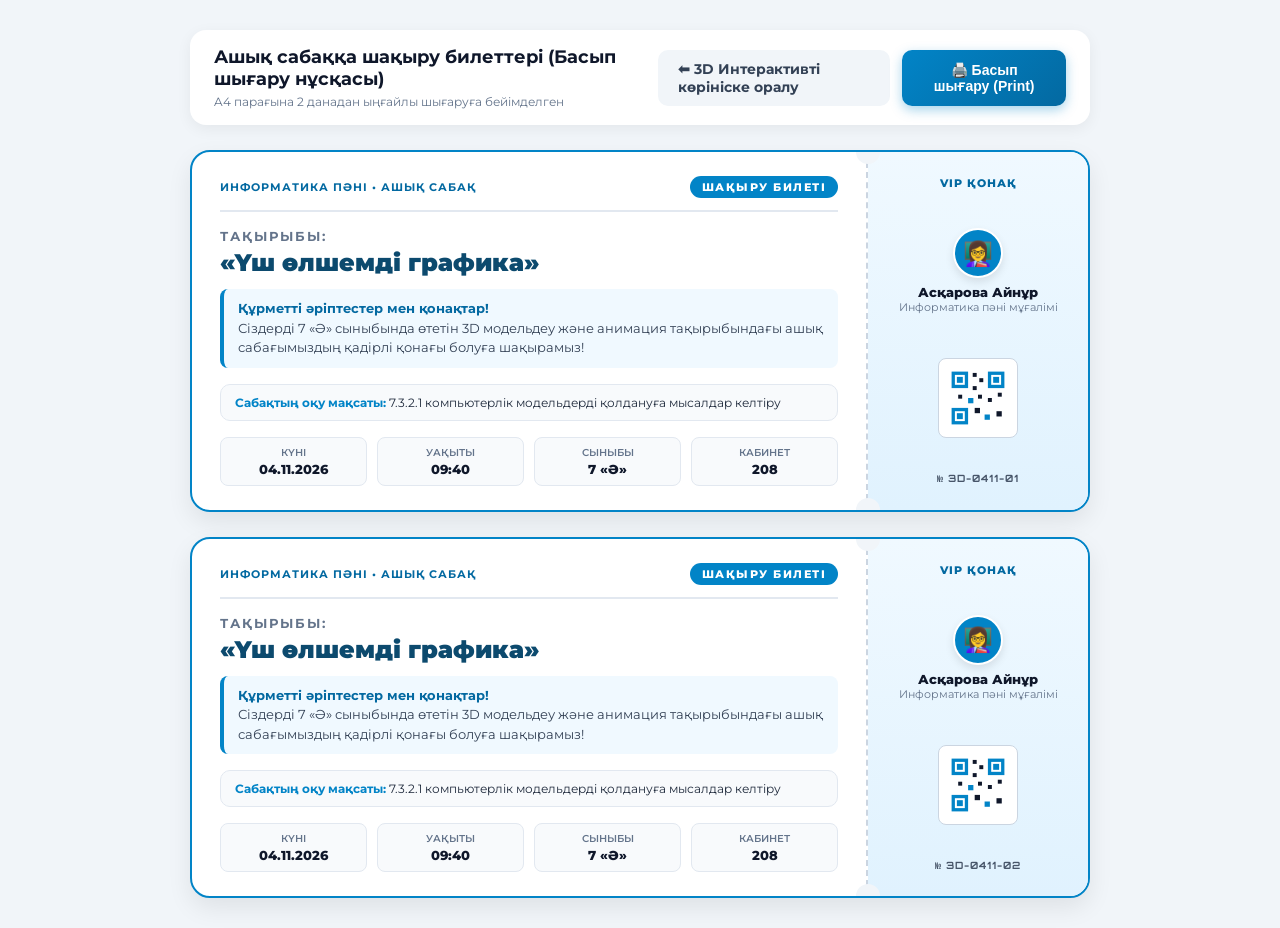
<file: сабакка шакыру/ticket_print.html>
<!DOCTYPE html>
<html lang="kk">
<head>
  <meta charset="UTF-8">
  <meta name="viewport" content="width=device-width, initial-scale=1.0">
  <title>Баспаға арналған шақыру билеттері | Ашық сабақ - Үш өлшемді графика</title>
  <link rel="preconnect" href="https://fonts.googleapis.com">
  <link rel="preconnect" href="https://fonts.gstatic.com" crossorigin>
  <link href="https://fonts.googleapis.com/css2?family=Montserrat:wght@400;500;600;700;800;900&family=Orbitron:wght@600;800&family=Playfair+Display:ital,wght@0,700;1,600&display=swap" rel="stylesheet">
  <style>
    * {
      box-sizing: border-box;
      margin: 0;
      padding: 0;
      -webkit-font-smoothing: antialiased;
    }

    body {
      background: #f1f5f9;
      font-family: 'Montserrat', sans-serif;
      color: #1e293b;
      padding: 30px 15px;
    }

    .top-actions {
      max-width: 900px;
      margin: 0 auto 25px;
      display: flex;
      justify-content: space-between;
      align-items: center;
      background: white;
      padding: 16px 24px;
      border-radius: 16px;
      box-shadow: 0 4px 15px rgba(0,0,0,0.06);
    }

    .top-actions h1 {
      font-size: 18px;
      color: #0f172a;
      font-weight: 700;
    }

    .btn-group {
      display: flex;
      gap: 12px;
    }

    .btn {
      padding: 10px 20px;
      border-radius: 10px;
      font-size: 14px;
      font-weight: 700;
      cursor: pointer;
      border: none;
      display: inline-flex;
      align-items: center;
      gap: 8px;
      text-decoration: none;
      transition: all 0.2s;
    }

    .btn-print {
      background: linear-gradient(135deg, #0284c7, #0369a1);
      color: white;
      box-shadow: 0 4px 12px rgba(2, 132, 199, 0.35);
    }
    .btn-print:hover {
      transform: translateY(-2px);
      box-shadow: 0 6px 16px rgba(2, 132, 199, 0.45);
    }

    .btn-back {
      background: #f1f5f9;
      color: #334155;
    }
    .btn-back:hover {
      background: #e2e8f0;
    }

    /* Print Sheet (A4 format) */
    .sheet {
      max-width: 900px;
      margin: 0 auto;
      display: flex;
      flex-direction: column;
      gap: 25px;
    }

    /* Ticket Card Design */
    .ticket {
      background: white;
      border: 2px solid #0284c7;
      border-radius: 20px;
      overflow: hidden;
      display: grid;
      grid-template-columns: 1fr 220px;
      box-shadow: 0 10px 25px rgba(0,0,0,0.08);
      position: relative;
    }

    /* Left Main Section */
    .ticket-main {
      padding: 24px 28px;
      position: relative;
      border-right: 2px dashed #cbd5e1;
    }

    /* Kazakh Ornament Top Border */
    .ornament-header {
      display: flex;
      align-items: center;
      justify-content: space-between;
      border-bottom: 2px solid #e2e8f0;
      padding-bottom: 12px;
      margin-bottom: 16px;
    }

    .ministry-text {
      font-size: 11px;
      font-weight: 700;
      letter-spacing: 1px;
      color: #0369a1;
      text-transform: uppercase;
    }

    .vip-tag {
      background: #0284c7;
      color: white;
      font-size: 11px;
      font-weight: 800;
      padding: 4px 12px;
      border-radius: 20px;
      letter-spacing: 1.5px;
    }

    .ticket-title h2 {
      font-size: 13px;
      color: #64748b;
      font-weight: 700;
      text-transform: uppercase;
      letter-spacing: 2px;
      margin-bottom: 4px;
    }

    .ticket-title h3 {
      font-size: 24px;
      font-weight: 900;
      color: #0c4a6e;
      margin-bottom: 12px;
    }

    .invitation-quote {
      font-size: 13px;
      line-height: 1.5;
      color: #334155;
      background: #f0f9ff;
      border-left: 4px solid #0284c7;
      padding: 10px 14px;
      border-radius: 8px;
      margin-bottom: 16px;
    }

    .invitation-quote strong {
      color: #0369a1;
    }

    .goal-box {
      background: #f8fafc;
      border: 1px solid #e2e8f0;
      border-radius: 10px;
      padding: 10px 14px;
      margin-bottom: 16px;
      font-size: 12px;
    }

    .goal-box strong {
      color: #0284c7;
    }

    .details-row {
      display: grid;
      grid-template-columns: repeat(4, 1fr);
      gap: 10px;
    }

    .detail-item {
      background: #f8fafc;
      border: 1px solid #e2e8f0;
      border-radius: 8px;
      padding: 8px 10px;
      text-align: center;
    }

    .detail-label {
      font-size: 10px;
      color: #64748b;
      font-weight: 600;
      text-transform: uppercase;
      margin-bottom: 2px;
    }

    .detail-val {
      font-size: 13px;
      font-weight: 800;
      color: #0f172a;
    }

    /* Right Stub Section */
    .ticket-stub {
      background: linear-gradient(180deg, #f0f9ff 0%, #e0f2fe 100%);
      padding: 24px 18px;
      display: flex;
      flex-direction: column;
      justify-content: space-between;
      align-items: center;
      text-align: center;
      position: relative;
    }

    /* Cut notches */
    .notch {
      position: absolute;
      width: 24px;
      height: 24px;
      background: #f1f5f9;
      border-radius: 50%;
      left: -12px;
    }
    .notch-top { top: -12px; }
    .notch-bottom { bottom: -12px; }

    .stub-header {
      font-size: 11px;
      font-weight: 800;
      color: #0369a1;
      letter-spacing: 1px;
      text-transform: uppercase;
    }

    .teacher-badge {
      margin: 10px 0;
    }

    .teacher-avatar {
      width: 50px;
      height: 50px;
      border-radius: 50%;
      background: #0284c7;
      color: white;
      font-size: 24px;
      display: flex;
      align-items: center;
      justify-content: center;
      margin: 0 auto 6px;
      border: 2px solid white;
      box-shadow: 0 4px 8px rgba(0,0,0,0.1);
    }

    .teacher-name {
      font-size: 13px;
      font-weight: 800;
      color: #0f172a;
    }

    .teacher-role {
      font-size: 11px;
      color: #64748b;
    }

    .stub-qr {
      width: 80px;
      height: 80px;
      background: white;
      padding: 6px;
      border-radius: 8px;
      border: 1px solid #cbd5e1;
      display: flex;
      align-items: center;
      justify-content: center;
      margin: 6px 0;
    }

    .stub-qr svg {
      width: 100%;
      height: 100%;
    }

    .ticket-id {
      font-family: 'Orbitron', monospace;
      font-size: 10px;
      color: #475569;
      letter-spacing: 1px;
      font-weight: 700;
    }

    /* Print Rules */
    @media print {
      body {
        background: white !important;
        padding: 0 !important;
      }
      .top-actions {
        display: none !important;
      }
      .sheet {
        gap: 20px !important;
      }
      .ticket {
        box-shadow: none !important;
        border: 2px solid #000 !important;
        page-break-inside: avoid;
      }
      .notch {
        background: white !important;
      }
    }
  </style>
</head>
<body>

  <!-- Controls -->
  <div class="top-actions">
    <div>
      <h1>Ашық сабаққа шақыру билеттері (Басып шығару нұсқасы)</h1>
      <p style="font-size: 12px; color: #64748b; margin-top: 4px;">A4 парағына 2 данадан ыңғайлы шығаруға бейімделген</p>
    </div>
    <div class="btn-group">
      <a href="index.html" class="btn btn-back">⬅ 3D Интерактивті көрініске оралу</a>
      <button class="btn btn-print" onclick="window.print()">🖨️ Басып шығару (Print)</button>
    </div>
  </div>

  <div class="sheet">
    
    <!-- TICKET 1 -->
    <div class="ticket">
      <div class="ticket-main">
        <div class="ornament-header">
          <div class="ministry-text">ИНФОРМАТИКА ПӘНІ • АШЫҚ САБАҚ</div>
          <div class="vip-tag">ШАҚЫРУ БИЛЕТІ</div>
        </div>

        <div class="ticket-title">
          <h2>Тақырыбы:</h2>
          <h3>«Үш өлшемді графика»</h3>
        </div>

        <div class="invitation-quote">
          <strong>Құрметті әріптестер мен қонақтар!</strong><br>
          Сіздерді 7 «Ә» сыныбында өтетін 3D модельдеу және анимация тақырыбындағы ашық сабағымыздың қадірлі қонағы болуға шақырамыз!
        </div>

        <div class="goal-box">
          <strong>Сабақтың оқу мақсаты:</strong> 7.3.2.1 компьютерлік модельдерді қолдануға мысалдар келтіру
        </div>

        <div class="details-row">
          <div class="detail-item">
            <div class="detail-label">Күні</div>
            <div class="detail-val">04.11.2026</div>
          </div>
          <div class="detail-item">
            <div class="detail-label">Уақыты</div>
            <div class="detail-val">09:40</div>
          </div>
          <div class="detail-item">
            <div class="detail-label">Сыныбы</div>
            <div class="detail-val">7 «Ә»</div>
          </div>
          <div class="detail-item">
            <div class="detail-label">Кабинет</div>
            <div class="detail-val">208</div>
          </div>
        </div>
      </div>

      <div class="ticket-stub">
        <div class="notch notch-top"></div>
        <div class="notch notch-bottom"></div>

        <div class="stub-header">VIP ҚОНАҚ</div>

        <div class="teacher-badge">
          <div class="teacher-avatar">👩‍🏫</div>
          <div class="teacher-name">Асқарова Айнұр</div>
          <div class="teacher-role">Информатика пәні мұғалімі</div>
        </div>

        <div class="stub-qr">
          <!-- Stylized QR Code SVG -->
          <svg viewBox="0 0 100 100">
            <rect width="100" height="100" fill="white"/>
            <!-- Corner 1 -->
            <rect x="10" y="10" width="25" height="25" fill="#0284c7"/>
            <rect x="15" y="15" width="15" height="15" fill="white"/>
            <rect x="18" y="18" width="9" height="9" fill="#0284c7"/>
            <!-- Corner 2 -->
            <rect x="65" y="10" width="25" height="25" fill="#0284c7"/>
            <rect x="70" y="15" width="15" height="15" fill="white"/>
            <rect x="73" y="18" width="9" height="9" fill="#0284c7"/>
            <!-- Corner 3 -->
            <rect x="10" y="65" width="25" height="25" fill="#0284c7"/>
            <rect x="15" y="70" width="15" height="15" fill="white"/>
            <rect x="18" y="73" width="9" height="9" fill="#0284c7"/>
            <!-- Pattern dots -->
            <rect x="42" y="12" width="6" height="6" fill="#0f172a"/>
            <rect x="52" y="20" width="6" height="6" fill="#0f172a"/>
            <rect x="42" y="32" width="6" height="6" fill="#0f172a"/>
            <rect x="20" y="45" width="6" height="6" fill="#0f172a"/>
            <rect x="35" y="50" width="8" height="8" fill="#0284c7"/>
            <rect x="50" y="45" width="6" height="6" fill="#0f172a"/>
            <rect x="65" y="50" width="6" height="6" fill="#0f172a"/>
            <rect x="80" y="42" width="6" height="6" fill="#0f172a"/>
            <rect x="45" y="65" width="8" height="8" fill="#0f172a"/>
            <rect x="60" y="75" width="8" height="8" fill="#0284c7"/>
            <rect x="78" y="70" width="8" height="8" fill="#0f172a"/>
          </svg>
        </div>

        <div class="ticket-id">№ 3D-0411-01</div>
      </div>
    </div>

    <!-- TICKET 2 -->
    <div class="ticket">
      <div class="ticket-main">
        <div class="ornament-header">
          <div class="ministry-text">ИНФОРМАТИКА ПӘНІ • АШЫҚ САБАҚ</div>
          <div class="vip-tag">ШАҚЫРУ БИЛЕТІ</div>
        </div>

        <div class="ticket-title">
          <h2>Тақырыбы:</h2>
          <h3>«Үш өлшемді графика»</h3>
        </div>

        <div class="invitation-quote">
          <strong>Құрметті әріптестер мен қонақтар!</strong><br>
          Сіздерді 7 «Ә» сыныбында өтетін 3D модельдеу және анимация тақырыбындағы ашық сабағымыздың қадірлі қонағы болуға шақырамыз!
        </div>

        <div class="goal-box">
          <strong>Сабақтың оқу мақсаты:</strong> 7.3.2.1 компьютерлік модельдерді қолдануға мысалдар келтіру
        </div>

        <div class="details-row">
          <div class="detail-item">
            <div class="detail-label">Күні</div>
            <div class="detail-val">04.11.2026</div>
          </div>
          <div class="detail-item">
            <div class="detail-label">Уақыты</div>
            <div class="detail-val">09:40</div>
          </div>
          <div class="detail-item">
            <div class="detail-label">Сыныбы</div>
            <div class="detail-val">7 «Ә»</div>
          </div>
          <div class="detail-item">
            <div class="detail-label">Кабинет</div>
            <div class="detail-val">208</div>
          </div>
        </div>
      </div>

      <div class="ticket-stub">
        <div class="notch notch-top"></div>
        <div class="notch notch-bottom"></div>

        <div class="stub-header">VIP ҚОНАҚ</div>

        <div class="teacher-badge">
          <div class="teacher-avatar">👩‍🏫</div>
          <div class="teacher-name">Асқарова Айнұр</div>
          <div class="teacher-role">Информатика пәні мұғалімі</div>
        </div>

        <div class="stub-qr">
          <svg viewBox="0 0 100 100">
            <rect width="100" height="100" fill="white"/>
            <rect x="10" y="10" width="25" height="25" fill="#0284c7"/>
            <rect x="15" y="15" width="15" height="15" fill="white"/>
            <rect x="18" y="18" width="9" height="9" fill="#0284c7"/>
            <rect x="65" y="10" width="25" height="25" fill="#0284c7"/>
            <rect x="70" y="15" width="15" height="15" fill="white"/>
            <rect x="73" y="18" width="9" height="9" fill="#0284c7"/>
            <rect x="10" y="65" width="25" height="25" fill="#0284c7"/>
            <rect x="15" y="70" width="15" height="15" fill="white"/>
            <rect x="18" y="73" width="9" height="9" fill="#0284c7"/>
            <rect x="42" y="12" width="6" height="6" fill="#0f172a"/>
            <rect x="52" y="20" width="6" height="6" fill="#0f172a"/>
            <rect x="42" y="32" width="6" height="6" fill="#0f172a"/>
            <rect x="20" y="45" width="6" height="6" fill="#0f172a"/>
            <rect x="35" y="50" width="8" height="8" fill="#0284c7"/>
            <rect x="50" y="45" width="6" height="6" fill="#0f172a"/>
            <rect x="65" y="50" width="6" height="6" fill="#0f172a"/>
            <rect x="80" y="42" width="6" height="6" fill="#0f172a"/>
            <rect x="45" y="65" width="8" height="8" fill="#0f172a"/>
            <rect x="60" y="75" width="8" height="8" fill="#0284c7"/>
            <rect x="78" y="70" width="8" height="8" fill="#0f172a"/>
          </svg>
        </div>

        <div class="ticket-id">№ 3D-0411-02</div>
      </div>
    </div>

  </div>

</body>
</html>
</file>
